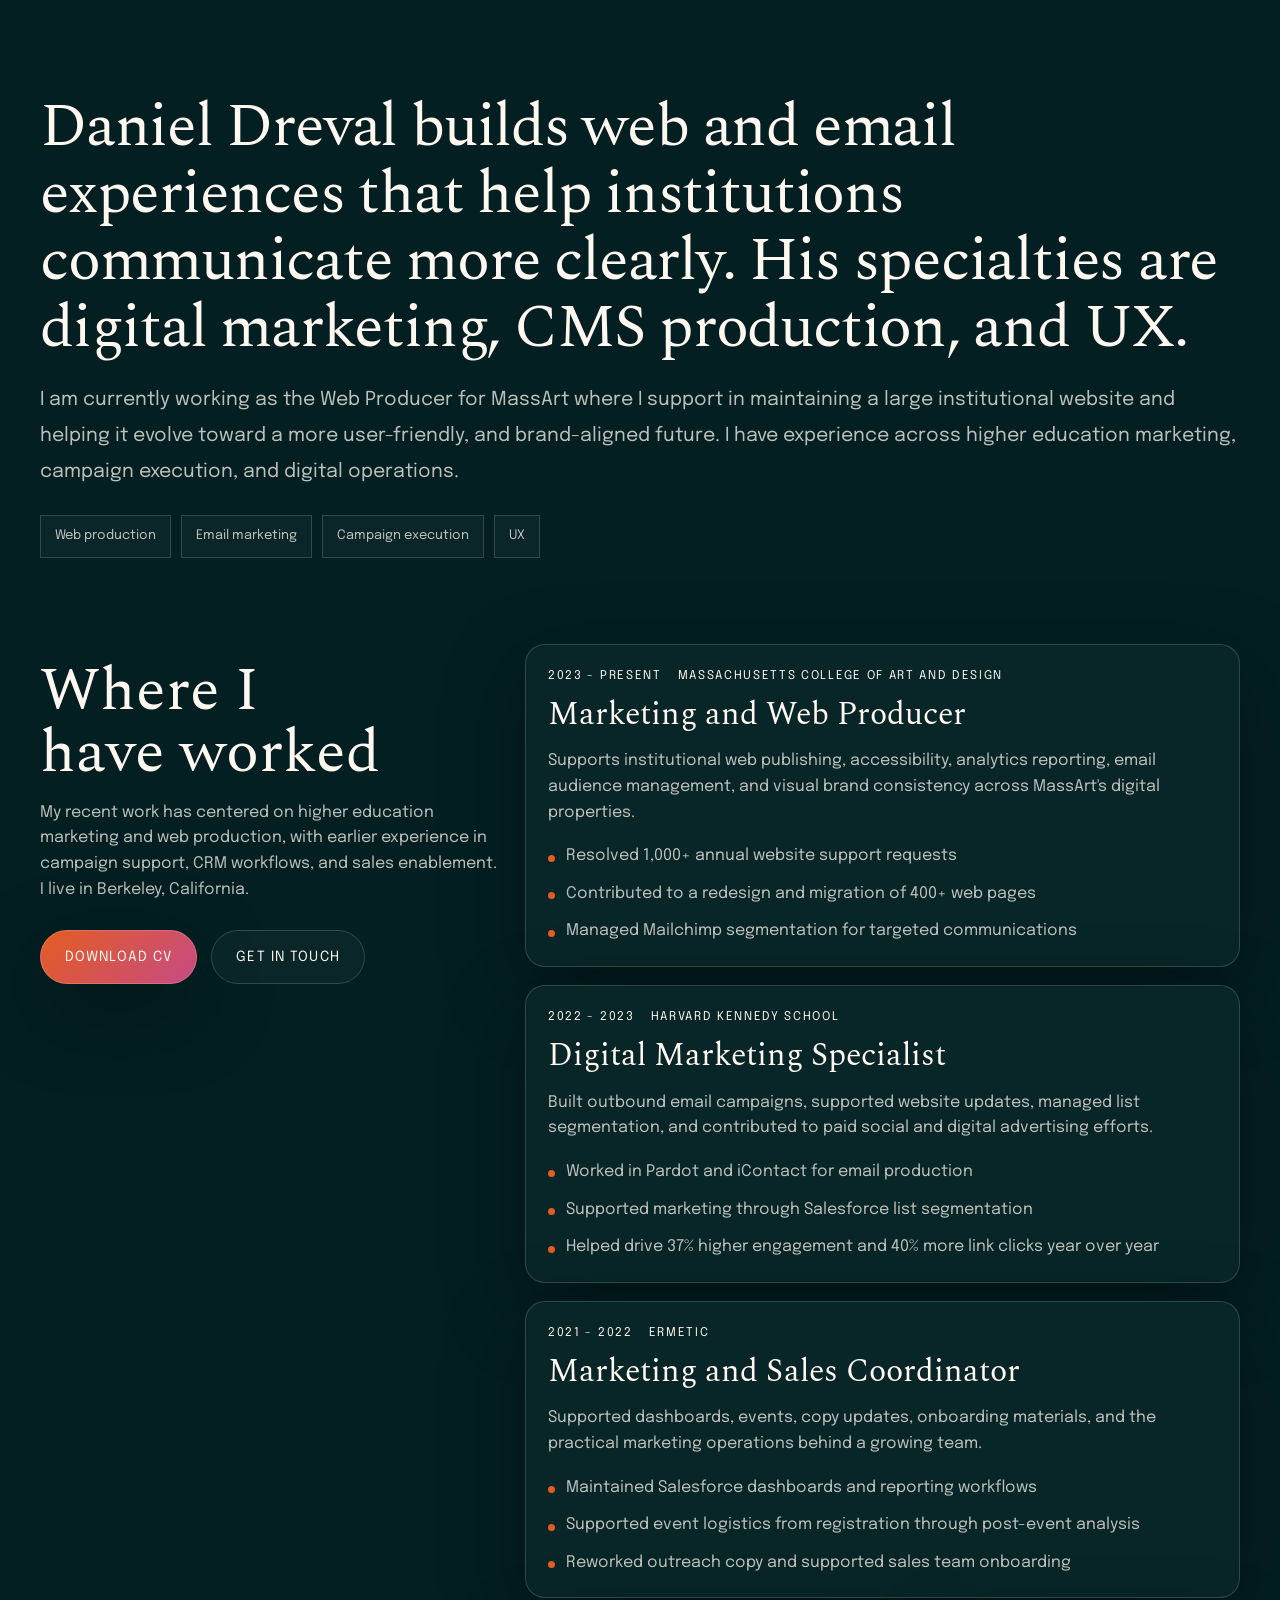
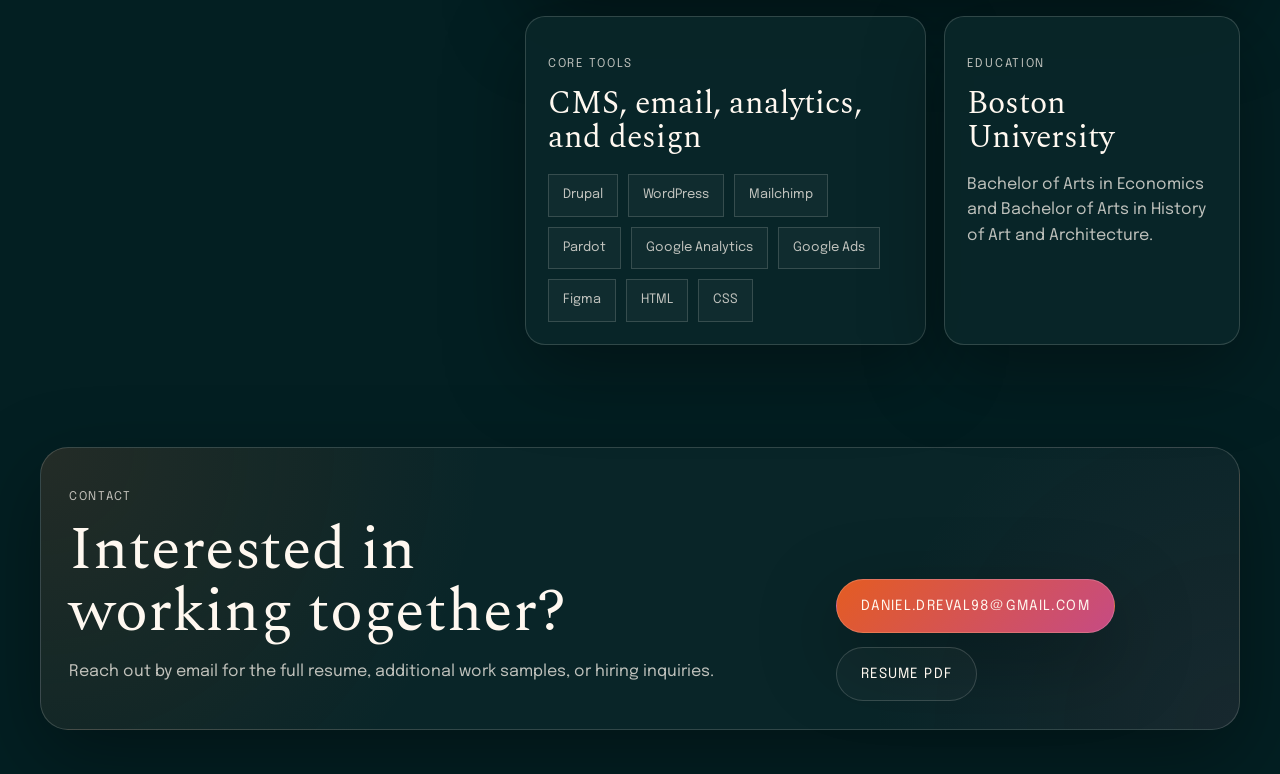
<file: index.html>
<!DOCTYPE html>
<html lang="en">
<head>
    <meta charset="UTF-8">
    <meta name="viewport" content="width=device-width, initial-scale=1.0">
    <title>Daniel Dreval | Web Content Producer</title>
    <meta
        name="description"
        content="Daniel Dreval is a web content producer based in Berkeley, California, focused on content systems, web production, campaign execution, and digital storytelling."
    >
    <link rel="icon" href="images/favicon.png" type="image/x-icon">
    <link rel="stylesheet" href="style/stylesheet.css">
    <link rel="stylesheet" href="style/fonts/stylesheet.css" type="text/css" charset="utf-8">
</head>
<body>
<!-- 
    <header class="site-header">
        <a class="brand" href="#top">Daniel Dreval</a>
        <nav class="site-nav" aria-label="Primary navigation">
            <a href="#work">Work</a>
            <a href="#systems">Systems</a>
            <a href="#resume">Resume</a>
            <a href="#contact">Contact</a>
        </nav>
    </header>
-->
    <main id="top">
        <section class="hero">
            <div class="hero-copy">
                <h1>Daniel Dreval builds web and email experiences that help institutions
                    communicate more clearly. His specialties are digital marketing, CMS production, and UX.</h1>
                <p class="lead">
                    I am currently working as the Web Producer for MassArt where I support in maintaining a large institutional website and helping it evolve toward a more user-friendly, and brand-aligned future. I have experience across higher education marketing, campaign execution, and digital operations.
                </p>

                <div class="hero-tags" aria-label="Areas of focus">
                    <span>Web production</span>
                    <span>Email marketing</span>
                    <span>Campaign execution</span>
                    <span>UX</span>
                </div>

                <div class="spacer"></div>
                

        </section>
        
        <section class="resume-section" id="resume">
            <div class="resume-intro">
                <h2>Where I have worked</h2>
                <p>
                    My recent work has centered on higher education marketing and web production,
                    with earlier experience in campaign support, CRM workflows, and sales enablement. I live in Berkeley, California.
                </p>
                <div class="hero-actions">
                    <a
                        class="button-primary"
                        href="CV/danieldrevalcv2026.pdf"
                        target="_blank"
                        rel="noopener noreferrer"
                    >
                        Download CV
                    </a>
                    <a class="button-secondary" href="mailto:daniel.dreval98@gmail.com">Get in touch</a>
                </div>
            </div>

            <div class="resume-content">
                <article class="timeline-item">
                    <div class="timeline-meta">
                        <span>2023 - Present</span>
                        <span>Massachusetts College of Art and Design</span>
                    </div>
                    <h3>Marketing and Web Producer</h3>
                    <p>
                        Supports institutional web publishing, accessibility, analytics reporting,
                        email audience management, and visual brand consistency across MassArt's
                        digital properties.
                    </p>
                    <ul class="case-points">
                        <li>Resolved 1,000+ annual website support requests</li>
                        <li>Contributed to a redesign and migration of 400+ web pages</li>
                        <li>Managed Mailchimp segmentation for targeted communications</li>
                    </ul>
                </article>

                <article class="timeline-item">
                    <div class="timeline-meta">
                        <span>2022 - 2023</span>
                        <span>Harvard Kennedy School</span>
                    </div>
                    <h3>Digital Marketing Specialist</h3>
                    <p>
                        Built outbound email campaigns, supported website updates, managed list
                        segmentation, and contributed to paid social and digital advertising efforts.
                    </p>
                    <ul class="case-points">
                        <li>Worked in Pardot and iContact for email production</li>
                        <li>Supported marketing through Salesforce list segmentation</li>
                        <li>Helped drive 37% higher engagement and 40% more link clicks year over year</li>
                    </ul>
                </article>

                <article class="timeline-item">
                    <div class="timeline-meta">
                        <span>2021 - 2022</span>
                        <span>Ermetic</span>
                    </div>
                    <h3>Marketing and Sales Coordinator</h3>
                    <p>
                        Supported dashboards, events, copy updates, onboarding materials, and the
                        practical marketing operations behind a growing team.
                    </p>
                    <ul class="case-points">
                        <li>Maintained Salesforce dashboards and reporting workflows</li>
                        <li>Supported event logistics from registration through post-event analysis</li>
                        <li>Reworked outreach copy and supported sales team onboarding</li>
                    </ul>
                </article>

                <div class="toolkit-grid">
                    <article class="toolkit-card">
                        <p class="case-tag">Core tools</p>
                        <h3>CMS, email, analytics, and design</h3>
                        <div class="tool-tags">
                            <span>Drupal</span>
                            <span>WordPress</span>
                            <span>Mailchimp</span>
                            <span>Pardot</span>
                            <span>Google Analytics</span>
                            <span>Google Ads</span>
                            <span>Figma</span>
                            <span>HTML</span>
                            <span>CSS</span>
                        </div>
                    </article>

                    <article class="toolkit-card">
                        <p class="case-tag">Education</p>
                        <h3>Boston University</h3>
                        <p>
                            Bachelor of Arts in Economics and Bachelor of Arts in History of Art
                            and Architecture.
                        </p>
                    </article>
                </div>
            </div>
        </section>
    </main>

    <footer class="site-footer" id="contact">
        <div class="footer-copy">
            <p class="eyebrow">Contact</p>
            <h2>Interested in working together?</h2>
            <p>
                Reach out by email for the full resume, additional work samples, or hiring inquiries.
            </p>
        </div>

        <div class="footer-actions">
            <a class="button-primary" href="mailto:daniel.dreval98@gmail.com">daniel.dreval98@gmail.com</a>
            <a
                class="button-secondary"
                href="CV/danieldrevalcv2026.pdf"
                target="_blank"
                rel="noopener noreferrer"
            >
                Resume PDF
            </a>
        </div>
    </footer>
</body>
</html>
</file>
<file: style/stylesheet.css>
:root {
    --bg: #031f22;
    --bg-soft: #0b2d31;
    --bg-panel: rgba(10, 39, 41, 0.88);
    --line: rgba(255, 248, 240, 0.16);
    --line-strong: rgba(246, 185, 120, 0.36);
    --text: #fff8f0;
    --muted: rgba(255, 248, 240, 0.74);
    --accent: #e45c22;
    --accent-soft: #f6b978;
    --accent-rose: #c64b84;
    --shadow: 0 26px 80px rgba(0, 0, 0, 0.34);
    --radius-lg: 28px;
    --radius-md: 20px;
    --radius-sm: 14px;
    --content-width: min(1200px, calc(100vw - 40px));
}

*,
*::before,
*::after {
    box-sizing: border-box;
}

html {
    scroll-behavior: smooth;
}

body {
    margin: 0;
    min-height: 100vh;
    color: var(--text);
    background: var(--bg);
    font-family: 'Epilogue-Regular', Arial, sans-serif;
    line-height: 1.6;
}

body::before {
    content: "";
    position: fixed;
    inset: 0;
    background-image:
        linear-gradient(rgba(247, 242, 232, 0.03) 1px, transparent 1px),
        linear-gradient(90deg, rgba(247, 242, 232, 0.03) 1px, transparent 1px);
    background-size: 40px 40px;
    opacity: 0.28;
    pointer-events: none;
    mask-image: linear-gradient(180deg, rgba(0, 0, 0, 0.8), transparent 88%);
}

a,
a:visited {
    color: inherit;
    text-decoration: none;
}

a:hover {
    color: var(--accent);
}

a:focus-visible {
    outline: 2px solid var(--accent);
    outline-offset: 4px;
}

img {
    max-width: 100%;
}

.site-header,
main,
.site-footer {
    width: var(--content-width);
    margin: 0 auto;
}

.site-header {
    position: sticky;
    top: 18px;
    z-index: 20;
    margin-top: 18px;
    padding: 14px 18px;
    display: flex;
    align-items: center;
    justify-content: space-between;
    gap: 20px;
    border: 1px solid var(--line);
    border-radius: 999px;
    background: rgba(4, 23, 25, 0.76);
    backdrop-filter: blur(18px);
    box-shadow: 0 10px 40px rgba(0, 0, 0, 0.2);
}

.brand {
    font-family: 'Spectral-Regular', 'Times New Roman', serif;
    font-size: 24px;
    letter-spacing: 0.02em;
}

.site-nav {
    display: flex;
    align-items: center;
    gap: 20px;
}

.site-nav a {
    font-size: 14px;
    letter-spacing: 0.08em;
    text-transform: uppercase;
    color: var(--muted);
}

main {
    padding: 48px 0 76px;
}

section {
    margin-bottom: 26px;
}

.eyebrow,
.case-tag,
.timeline-meta,
.note-index {
    font-size: 12px;
    letter-spacing: 0.14em;
    text-transform: uppercase;
}

.eyebrow,
.case-tag,
.timeline-meta,
.note-index {
    color: var(--text);
}

h1,
h2,
h3 {
    margin: 0;
    font-family: 'Spectral-Regular', 'Times New Roman', serif;
    font-weight: 400;
}

h1 {
    margin-top: 12px;
    font-size: clamp(2.2rem, 6vw, 3.8rem);
    line-height: 1.1;
    letter-spacing: -0.02em;
}

h2 {
    font-size: clamp(2.2rem, 4.8vw, 3.8rem);
    line-height: 1.02;
    text-wrap: balance;
}

h3 {
    font-size: clamp(1.45rem, 2.5vw, 2.05rem);
    line-height: 1.08;
}

.hero {
    display: grid;
    grid-template-columns: minmax(0, 1.2fr) minmax(280px, 0.8fr);
    gap: 28px;
    align-items: start;
    padding-top: 16px;
}

.hero-copy {
    grid-column: 1 / -1;
    padding: 18px 0 10px;
}

.role-title {
    margin: 18px 0 0;
    font-size: clamp(1.3rem, 2vw, 1.7rem);
    line-height: 1.2;
    color: var(--text);
    letter-spacing: 0.08em;
    text-transform: uppercase;
}

.lead,
.section-copy,
.case-study-copy p,
.resume-intro p,
.timeline-item p,
.toolkit-card p,
.footer-copy p {
    color: var(--muted);
}

.lead {
    margin: 20px 0 0;
    font-size: clamp(1.04rem, 1.55vw, 1.2rem);
    line-height: 1.9;
}

.hero-tags,
.tool-tags {
    display: flex;
    flex-wrap: wrap;
    gap: 10px;
}

.hero-tags {
    margin-top: 24px;
}

.hero-tags span,
.tool-tags span {
    padding: 10px 14px;
    border: 1px solid var(--line);
    border-radius: 0px;
    background: rgba(247, 242, 232, 0.03);
    color: var(--muted);
    font-size: 13px;
}

.hero-actions,
.footer-actions {
    display: flex;
    flex-wrap: wrap;
    gap: 14px;
    margin-top: 28px;
}

.spacer {
    height: 50px;
}

.button-primary,
.button-secondary {
    display: inline-flex;
    align-items: center;
    justify-content: center;
    min-height: 54px;
    padding: 0 24px;
    border-radius: 999px;
    border: 1px solid var(--line);
    transition: transform 0.18s ease, border-color 0.18s ease, background-color 0.18s ease, color 0.18s ease;
    font-size: 14px;
    letter-spacing: 0.08em;
    text-transform: uppercase;
}

.button-primary {
    background: linear-gradient(135deg, var(--accent) 0%, var(--accent-rose) 100%);
    border-color: rgba(255, 248, 240, 0.18);
    color: var(--text);
    box-shadow: var(--shadow);
}

.button-secondary {
    background: rgba(255, 248, 240, 0.03);
    color: var(--text);
}

.button-primary:hover,
.button-secondary:hover {
    transform: translateY(-2px);
    color: var(--text);
}

.button-secondary:hover {
    border-color: var(--line-strong);
    background: rgba(246, 185, 120, 0.08);
}

.hero-notes {
    display: grid;
    gap: 14px;
    padding-top: 12px;
}

.note-card,
.timeline-item,
.toolkit-card,
.site-footer,
.case-study,
.org-strip {
    border: 1px solid var(--line);
    background: linear-gradient(180deg, rgba(247, 242, 232, 0.04), rgba(247, 242, 232, 0.02));
    box-shadow: var(--shadow);
}

.note-card {
    padding: 20px;
    border-radius: var(--radius-md);
    background:
        linear-gradient(180deg, rgba(228, 92, 34, 0.08), rgba(198, 75, 132, 0.06)),
        rgba(10, 39, 41, 0.88);
}

.note-card p {
    margin: 12px 0 0;
    color: var(--text);
    line-height: 1.75;
}

.org-strip {
    display: flex;
    flex-wrap: wrap;
    gap: 12px 22px;
    align-items: center;
    justify-content: center;
    padding: 18px 22px;
    border-radius: 999px;
    color: var(--muted);
    font-size: 13px;
    letter-spacing: 0.08em;
    text-transform: uppercase;
}

.section-heading {
    max-width: 930px;
    padding: 26px 0 8px;
}

.section-heading h2 {
    margin-top: 10px;
}

.section-copy {
    max-width: 740px;
    margin: 18px 0 0;
}

.case-study {
    display: grid;
    grid-template-columns: minmax(0, 0.9fr) minmax(0, 1.1fr);
    gap: 24px;
    padding: 22px;
    border-radius: var(--radius-lg);
    background:
        radial-gradient(circle at top right, rgba(228, 92, 34, 0.1), transparent 32%),
        radial-gradient(circle at bottom left, rgba(198, 75, 132, 0.08), transparent 26%),
        rgba(10, 39, 41, 0.88);
}

.case-study-reverse {
    grid-template-columns: minmax(0, 1fr) minmax(0, 0.9fr);
}

.case-study-copy {
    align-self: center;
    padding: 8px 4px;
}

.case-study-copy h3 {
    margin-top: 12px;
}

.case-study-copy p {
    margin: 18px 0 0;
}

.case-carousel {
    position: relative;
    display: grid;
    gap: 14px;
    align-self: start;
}

.carousel-toggle {
    position: absolute;
    width: 1px;
    height: 1px;
    margin: -1px;
    overflow: hidden;
    opacity: 0;
    pointer-events: none;
    clip-path: inset(50%);
}

.carousel-stage {
    position: relative;
}

.carousel-slide {
    display: none;
    margin: 0;
}

.case-carousel .carousel-toggle-1:checked ~ .carousel-stage .carousel-slide-1,
.case-carousel .carousel-toggle-2:checked ~ .carousel-stage .carousel-slide-2,
.case-carousel .carousel-toggle-3:checked ~ .carousel-stage .carousel-slide-3,
.case-carousel .carousel-toggle-4:checked ~ .carousel-stage .carousel-slide-4 {
    display: grid;
}

.carousel-footer {
    display: flex;
    align-items: center;
    justify-content: space-between;
    gap: 14px;
    flex-wrap: wrap;
}

.carousel-pagination,
.carousel-controls {
    display: flex;
    align-items: center;
    gap: 10px;
    flex-wrap: wrap;
}

.carousel-pill,
.carousel-button {
    display: inline-flex;
    align-items: center;
    justify-content: center;
    min-height: 42px;
    border-radius: 999px;
    border: 1px solid var(--line);
    background: rgba(255, 248, 240, 0.03);
    color: var(--muted);
    cursor: pointer;
    font-family: 'Epilogue-Regular', Arial, sans-serif;
    font-size: 13px;
    letter-spacing: 0.06em;
    text-transform: uppercase;
    transition: background-color 0.18s ease, border-color 0.18s ease, color 0.18s ease, transform 0.18s ease;
}

.carousel-pill {
    padding: 0 16px;
}

.carousel-button {
    padding: 0 14px;
}

.carousel-pill:hover,
.carousel-button:hover {
    transform: translateY(-1px);
    border-color: var(--line-strong);
    color: var(--text);
}

.case-carousel .carousel-toggle-1:checked ~ .carousel-footer .carousel-pill-1,
.case-carousel .carousel-toggle-2:checked ~ .carousel-footer .carousel-pill-2,
.case-carousel .carousel-toggle-3:checked ~ .carousel-footer .carousel-pill-3,
.case-carousel .carousel-toggle-4:checked ~ .carousel-footer .carousel-pill-4 {
    background: linear-gradient(135deg, rgba(228, 92, 34, 0.18), rgba(198, 75, 132, 0.18));
    border-color: rgba(246, 185, 120, 0.4);
    color: var(--text);
}

.carousel-controls {
    display: none;
}

.case-carousel .carousel-toggle-1:checked ~ .carousel-footer .carousel-controls-1,
.case-carousel .carousel-toggle-2:checked ~ .carousel-footer .carousel-controls-2,
.case-carousel .carousel-toggle-3:checked ~ .carousel-footer .carousel-controls-3,
.case-carousel .carousel-toggle-4:checked ~ .carousel-footer .carousel-controls-4 {
    display: flex;
}

.case-points {
    margin: 18px 0 0;
    padding: 0;
    list-style: none;
}

.case-points li {
    position: relative;
    padding-left: 18px;
    color: var(--muted);
}

.case-points li + li {
    margin-top: 12px;
}

.case-points li::before {
    content: "";
    position: absolute;
    left: 0;
    top: 0.72em;
    width: 7px;
    height: 7px;
    border-radius: 999px;
    background: linear-gradient(135deg, var(--accent), var(--accent));
}

.media-split,
.media-grid {
    display: grid;
    gap: 16px;
}

.media-split {
    grid-template-columns: minmax(0, 1.1fr) minmax(0, 0.9fr);
    align-items: start;
}

.media-split-equal {
    grid-template-columns: repeat(2, minmax(0, 1fr));
}

.media-grid {
    grid-template-columns: repeat(2, minmax(0, 1fr));
}

.media-grid-portfolio {
    align-items: start;
}

.media-panel {
    display: grid;
    grid-template-rows: minmax(0, 1fr) auto;
    gap: 12px;
    min-height: 0;
    padding: 14px;
    border: 1px solid var(--line);
    border-radius: var(--radius-md);
    background:
        linear-gradient(180deg, rgba(255, 248, 240, 0.03), rgba(255, 248, 240, 0.02)),
        rgba(6, 21, 24, 0.92);
}

.media-frame {
    position: relative;
    height: 100%;
    min-height: 0;
    overflow: hidden;
    border: 1px solid rgba(3, 31, 34, 0.1);
    border-radius: var(--radius-sm);
    background: linear-gradient(180deg, rgba(255, 248, 240, 0.98), rgba(243, 236, 228, 0.98));
    padding: 48px 14px 14px;
}

.media-panel-screen .media-frame::before {
    content: "";
    position: absolute;
    top: 14px;
    left: 14px;
    width: 10px;
    height: 10px;
    border-radius: 999px;
    background: var(--accent);
    box-shadow: 18px 0 0 var(--accent), 36px 0 0 var(--accent-rose);
}

.media-panel-screen .media-frame::after {
    content: "";
    position: absolute;
    top: 30px;
    left: 0;
    right: 0;
    height: 1px;
    background: rgba(3, 31, 34, 0.1);
}

.media-panel-paper .media-frame {
    padding: 16px;
    background: linear-gradient(180deg, rgba(255, 248, 240, 0.98), rgba(247, 242, 232, 0.96));
}

.media-panel-paper .media-frame::before,
.media-panel-paper .media-frame::after {
    content: none;
}

.media-panel img {
    width: 100%;
    height: 100%;
    border-radius: 10px;
    box-shadow: 0 18px 40px rgba(3, 31, 34, 0.18);
}

.media-panel figcaption {
    font-size: 13px;
    line-height: 1.6;
    color: var(--muted);
}

.media-panel-screen img {
    object-fit: contain;
    object-position: top center;
    background: #f7f2e8;
}

.media-panel-large {
    min-height: 880px;
}

.media-panel-small {
    min-height: 540px;
}

.media-panel-email {
    min-height: 0px;
    min-width: 300px;
}

.media-panel-portfolio {
    min-height: 0;
    grid-template-rows: auto auto;
}

.media-panel-portfolio .media-frame {
    height: auto;
}

.media-panel-portfolio img {
    height: auto;
    display: block;
}

.media-panel-diagram {
    min-height: 920px;
}

.media-panel-diagram img {
    object-fit: contain;
    object-position: top center;
}

.resume-section {
    display: grid;
    grid-template-columns: minmax(0, 0.78fr) minmax(0, 1.22fr);
    gap: 28px;
    align-items: start;
    margin-top: 10px;
}

.resume-intro {
    position: sticky;
    top: 110px;
    padding-top: 6px;
}

.resume-intro h2 {
    margin-top: 10px;
}

.resume-content {
    display: grid;
    gap: 18px;
}

.timeline-item,
.toolkit-card {
    padding: 22px;
    border-radius: var(--radius-md);
    background: rgba(10, 39, 41, 0.88);
}

.timeline-meta {
    display: flex;
    flex-wrap: wrap;
    gap: 10px 16px;
}

.timeline-item h3,
.toolkit-card h3 {
    margin-top: 12px;
}

.timeline-item p,
.toolkit-card p {
    margin: 16px 0 0;
}

.toolkit-grid {
    display: grid;
    grid-template-columns: minmax(0, 1.15fr) minmax(0, 0.85fr);
    gap: 18px;
}

.tool-tags {
    margin-top: 18px;
}

.site-footer {
    display: flex;
    align-items: end;
    justify-content: space-between;
    gap: 24px;
    padding: 28px;
    margin-bottom: 44px;
    border-radius: var(--radius-lg);
    background:
        radial-gradient(circle at top left, rgba(228, 92, 34, 0.12), transparent 36%),
        radial-gradient(circle at bottom right, rgba(198, 75, 132, 0.08), transparent 30%),
        rgba(10, 39, 41, 0.94);
}

.footer-copy {
    max-width: 760px;
}

.footer-copy h2 {
    margin-top: 10px;
}

@media screen and (max-width: 1100px) {
    .hero,
    .case-study,
    .case-study-reverse,
    .resume-section {
        grid-template-columns: 1fr;
    }

    .resume-intro {
        position: static;
    }

    .media-split,
    .media-grid,
    .toolkit-grid {
        grid-template-columns: 1fr;
    }

    .carousel-footer {
        align-items: flex-start;
        flex-direction: column;
    }

    .media-panel-large,
    .media-panel-small,
    .media-panel-diagram,
    .media-panel {
        min-height: 620px;
    }

    .site-footer {
        flex-direction: column;
        align-items: flex-start;
    }
}

@media screen and (max-width: 760px) {
    .site-header {
        position: static;
        flex-direction: column;
        align-items: flex-start;
        border-radius: 24px;
    }

    .site-nav {
        flex-wrap: wrap;
        gap: 14px;
    }

    main {
        padding-top: 28px;
    }

    .hero,
    .case-study,
    .resume-section {
        gap: 18px;
    }

    .case-study,
    .timeline-item,
    .toolkit-card,
    .site-footer {
        padding: 18px;
    }

    .media-panel,
    .media-panel-large,
    .media-panel-small,
    .media-panel-diagram {
        min-height: 460px;
        padding: 12px;
    }

    .button-primary,
    .button-secondary {
        width: 100%;
    }

    .carousel-pill,
    .carousel-button {
        width: 100%;
        justify-content: center;
    }

    .org-strip {
        border-radius: 28px;
        justify-content: flex-start;
    }
}
</file>
<file: style/fonts/stylesheet.css>
@font-face {
    font-family: 'Spectral-Regular';
    src: url('../fonts/Spectral-Regular.ttf') format('truetype');
    font-weight: normal;
    font-style: normal;
}

@font-face {
    font-family: 'Epilogue-Regular';
    src: url('../fonts/Epilogue-Regular.ttf') format('truetype');
    font-weight: normal;
    font-style: normal;
}
</file>
